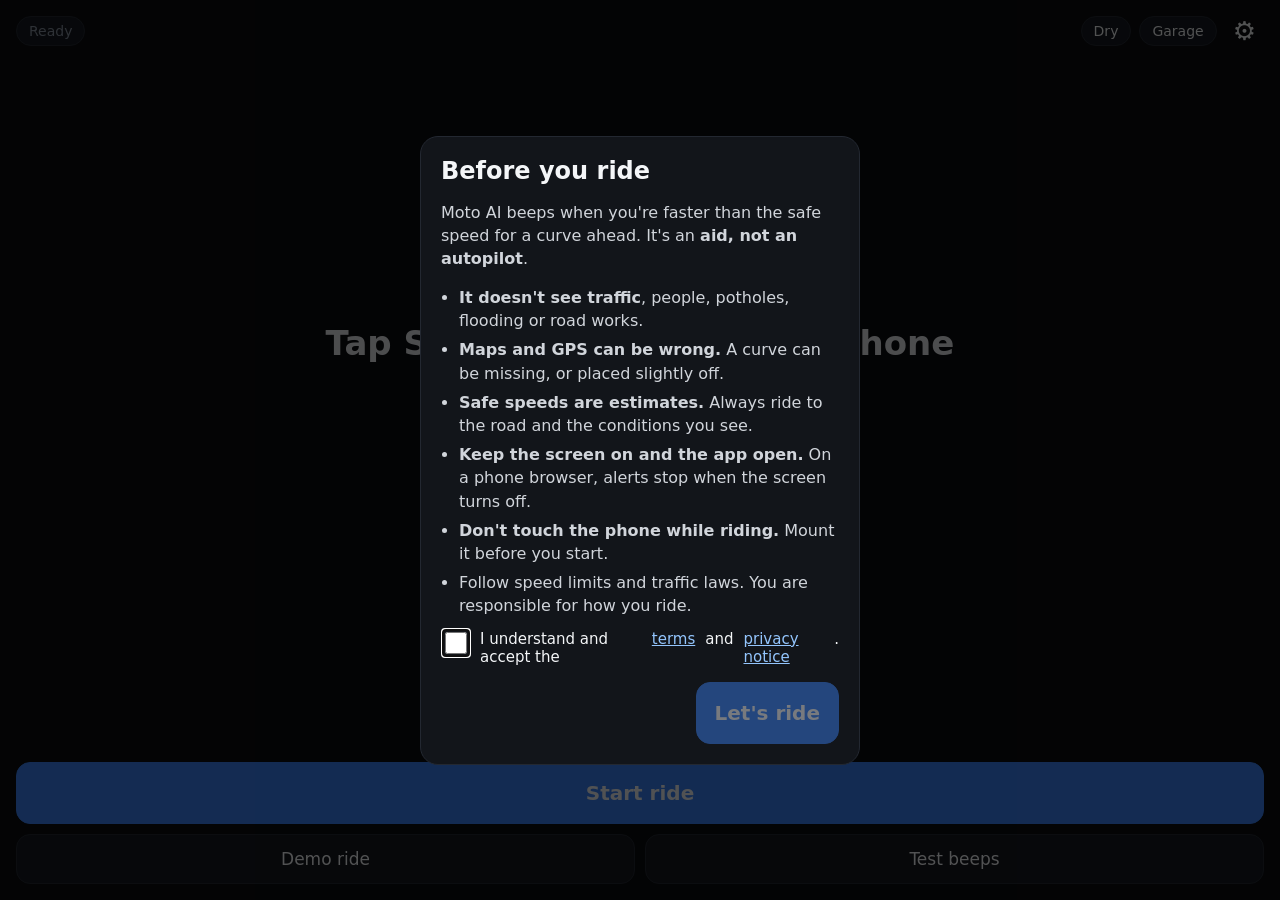
<file: web/index.html>
<!doctype html>
<html lang="en">
<head>
  <meta charset="utf-8">
  <meta name="viewport" content="width=device-width, initial-scale=1, viewport-fit=cover, user-scalable=no">
  <meta name="theme-color" content="#0b0d10">
  <title>Moto AI · Curve alert</title>
  <link rel="manifest" href="manifest.webmanifest">
  <link rel="icon" href="icons/icon-192.png">
  <link rel="apple-touch-icon" href="icons/icon-192.png">
  <link rel="stylesheet" href="css/app.css">
</head>
<body data-level="none">
  <header class="bar">
    <span id="status" class="chip">Ready</span>
    <button id="wetBtn" class="chip toggle" aria-pressed="false" title="Force wet-road speeds">Dry</button>
    <button id="garageBtn" class="chip">Garage</button>
    <button id="settingsBtn" class="icon" aria-label="Settings">⚙</button>
  </header>

  <main class="hud">
    <div class="instruction">
      <div id="instrLabel"></div>
      <div id="instrMain" class="word">Ready</div>
      <div id="instrSub">Tap Start, then mount the phone</div>
    </div>
    <div class="speed"><span id="speed">--</span><small>km/h now</small></div>
    <div class="next">
      <div><label>Safe in curve</label><b id="nextSafe">—</b></div>
      <div><label>Map distance</label><b id="nextDist">—</b></div>
    </div>
    <p class="react">Curve distance = what's left after 1.5 s reaction</p>
  </main>

  <footer class="actions">
    <button id="startBtn" class="primary">Start ride</button>
    <div class="row">
      <button id="demoBtn">Demo ride</button>
      <button id="testBtn">Test beeps</button>
    </div>
  </footer>

  <dialog id="settings">
    <form method="dialog">
      <h2>Settings</h2>
      <label>Alert sound
        <select id="soundMode">
          <option value="beeps">Beeps only (recommended)</option>
          <option value="both">Beeps + voice</option>
          <option value="voice">Voice only</option>
        </select>
      </label>
      <label>Voice language
        <select id="voiceLang">
          <option value="tl">Taglish</option>
          <option value="en">English</option>
        </select>
      </label>
      <label>Volume <input id="volume" type="range" min="0.2" max="1" step="0.1" value="1"></label>
      <label>Warning sensitivity
        <select id="sensitivity">
          <option value="cautious">Cautious (warns more, lower safe speeds)</option>
          <option value="normal">Normal</option>
          <option value="relaxed">Relaxed (fewer warnings)</option>
        </select>
      </label>
      <label>Destination (optional, "lat, lon")
        <input id="destination" inputmode="decimal" placeholder="14.5547, 121.0244">
      </label>
      <p class="hint">No destination: follows the road ahead of you (OpenStreetMap). Keep the screen on and the app open while riding.</p>
      <p class="hint"><a href="privacy.html">Privacy notice</a> · <a href="terms.html">Terms of use</a> · <button type="button" id="showSafety" class="linkbtn">Safety info</button></p>
      <menu><button value="close" class="primary">Done</button></menu>
    </form>
  </dialog>

  <dialog id="garage" class="sheet">
    <div class="sheethead"><h2>Garage</h2><button id="gClose" class="icon" aria-label="Close">✕</button></div>

    <section id="gNoBike">
      <p>Add your bike to get maintenance reminders, engine-sound checks, tyre checks and the assistant.</p>
      <form id="gRegForm" class="grid2">
        <label>Make <input id="bMake" placeholder="Honda" autocomplete="off"></label>
        <label>Model <input id="bModel" placeholder="Click 125" autocomplete="off"></label>
        <label>Year <input id="bYear" type="number" inputmode="numeric" min="1980" max="2030"></label>
        <label>Odometer (km) <input id="bOdo" type="number" inputmode="numeric" min="0"></label>
        <label class="span2">I ride for
          <select id="bUsage"><option value="commuter">Commuting</option><option value="gig">Delivery / ride-hailing</option><option value="diy">Leisure, I do my own maintenance</option></select>
        </label>
        <button class="primary span2">Add bike</button>
        <p id="gRegOut" class="out span2"></p>
      </form>
    </section>

    <section id="gHasBike" hidden>
      <div class="card"><b id="gBikeName"></b><small id="gOdo"></small></div>

      <h3>What's due</h3>
      <ul id="gDue" class="due"></ul>

      <h3>Log a service</h3>
      <form id="svcForm" class="grid2">
        <label class="span2">What <select id="svcItem"></select></label>
        <label>Odometer (km) <input id="svcOdo" type="number" inputmode="numeric" min="0" required></label>
        <label>Cost (₱) <input id="svcCost" type="number" inputmode="numeric" min="0"></label>
        <button class="span2">Save</button>
        <p id="svcOut" class="out span2"></p>
      </form>

      <h3>Engine sound check</h3>
      <p class="hint">Phone about 30 cm from the exhaust, same spot every time. 10 s: idle, then 3 short revs.</p>
      <label class="check"><input type="checkbox" id="sndBaseline"> My bike is running well (save as its normal sound; do this 3 times first)</label>
      <button id="sndBtn" type="button">Record 10 s</button>
      <p id="sndOut" class="out"></p>

      <h3>Tyre photo check</h3>
      <label class="filebtn">Take or choose a tyre photo<input id="tyreFile" type="file" accept="image/*" capture="environment"></label>
      <p id="tyreOut" class="out"></p>

      <h3>Ask about your bike</h3>
      <div id="askLog" class="chat"></div>
      <form id="askForm" class="askrow"><input id="askText" placeholder="Mga paps, ayaw mag start…" autocomplete="off"><button>Ask</button></form>
      <p id="askOut" class="out"></p>

      <h3>Your data</h3>
      <button id="delBtn" type="button" class="danger">Delete my bike data</button>
      <p id="delOut" class="out"></p>
    </section>
  </dialog>

  <dialog id="onboard">
    <form method="dialog" id="onboardForm">
      <h2>Before you ride</h2>
      <p>Moto AI beeps when you're faster than the safe speed for a curve ahead. It's an <b>aid, not an autopilot</b>.</p>
      <ul class="limits">
        <li><b>It doesn't see traffic</b>, people, potholes, flooding or road works.</li>
        <li><b>Maps and GPS can be wrong.</b> A curve can be missing, or placed slightly off.</li>
        <li><b>Safe speeds are estimates.</b> Always ride to the road and the conditions you see.</li>
        <li><b>Keep the screen on and the app open.</b> On a phone browser, alerts stop when the screen turns off.</li>
        <li><b>Don't touch the phone while riding.</b> Mount it before you start.</li>
        <li>Follow speed limits and traffic laws. You are responsible for how you ride.</li>
      </ul>
      <label class="check"><input type="checkbox" id="acceptBox"> I understand and accept the <a href="terms.html">terms</a> and <a href="privacy.html">privacy notice</a>.</label>
      <menu><button value="ok" id="acceptBtn" class="primary" disabled>Let's ride</button></menu>
    </form>
  </dialog>

  <script type="module" src="js/app.js"></script>
</body>
</html>
</file>
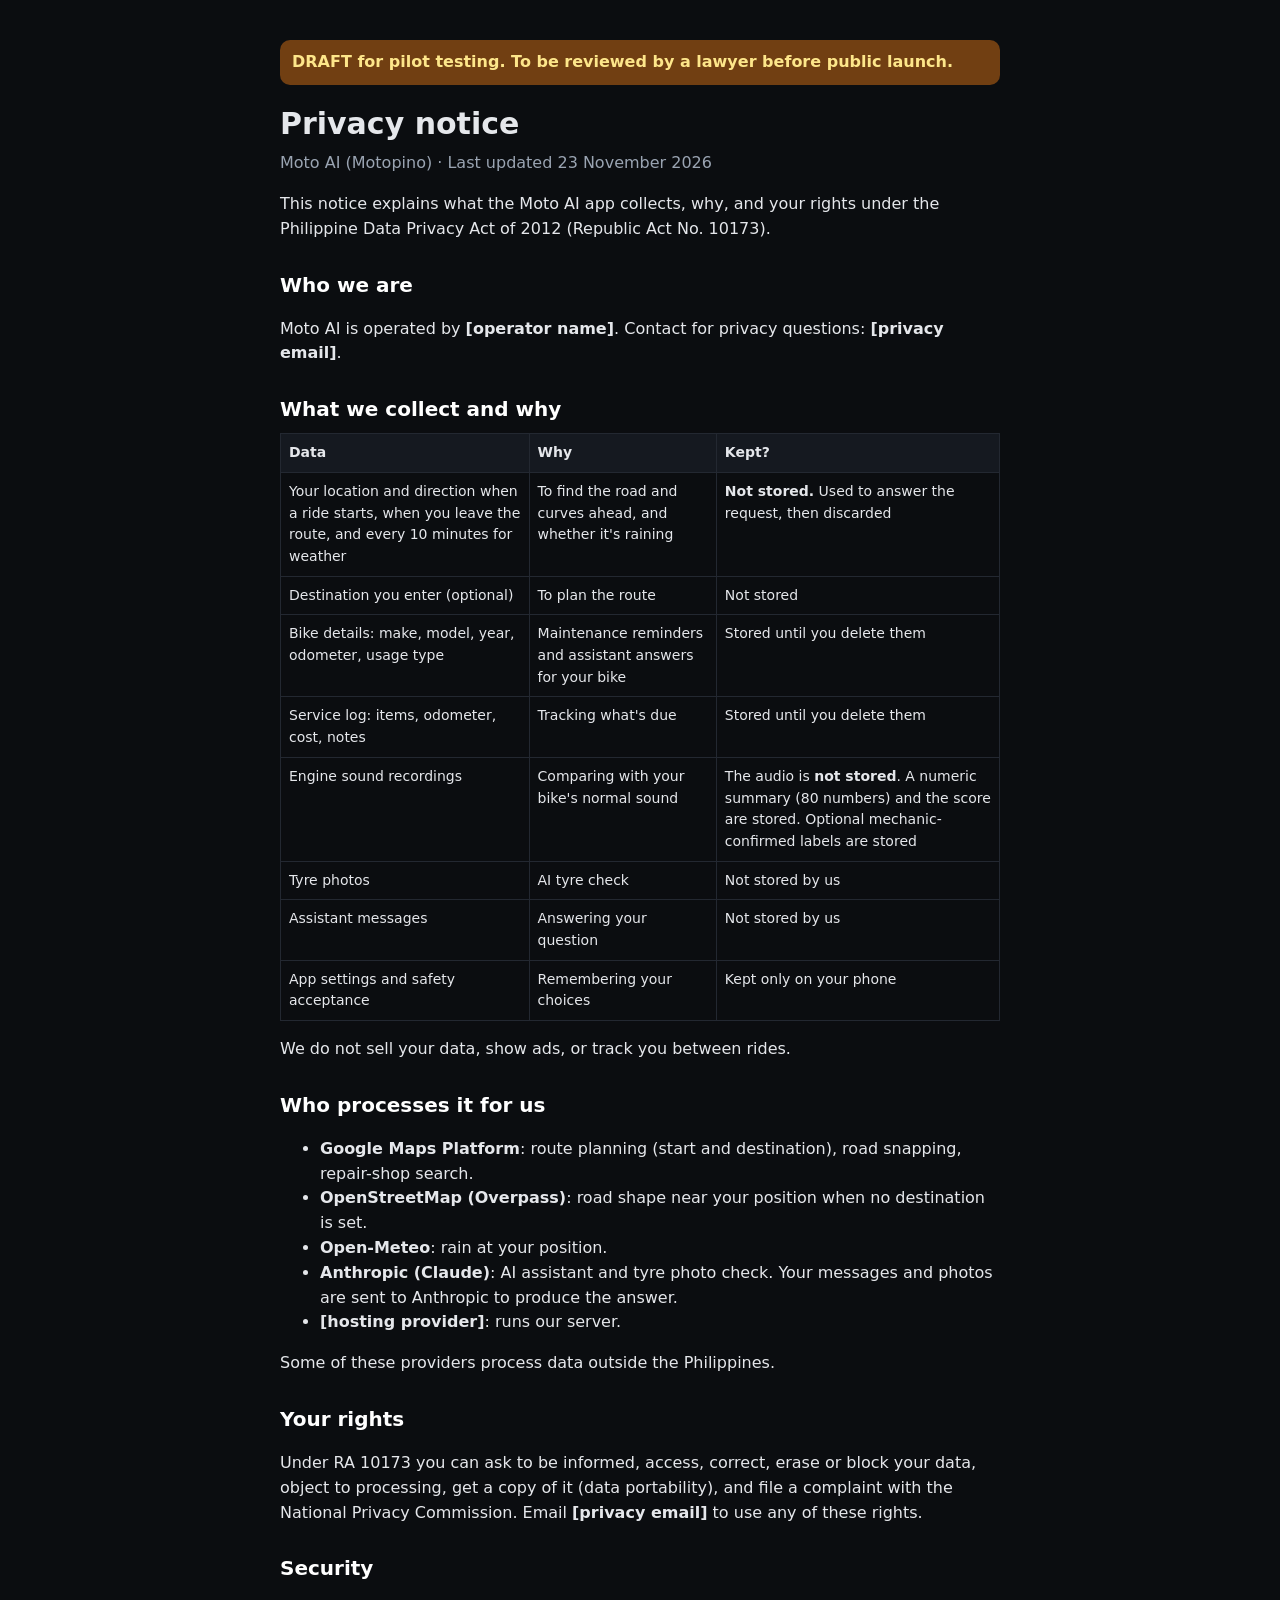
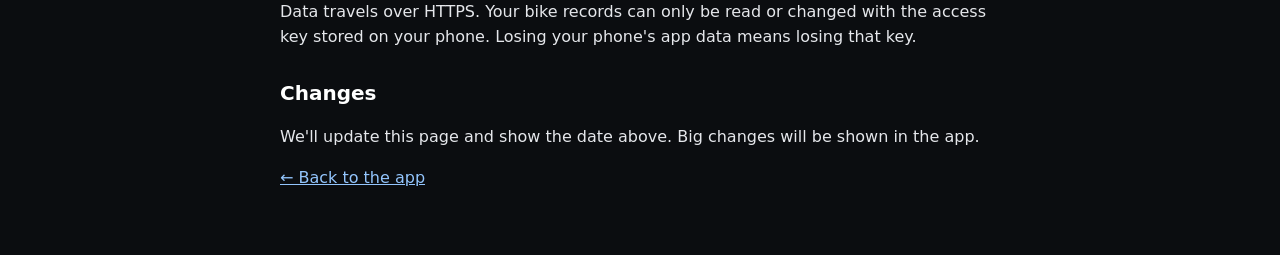
<file: web/privacy.html>
<!doctype html>
<html lang="en">
<head>
  <meta charset="utf-8">
  <meta name="viewport" content="width=device-width, initial-scale=1">
  <title>Privacy notice · Moto AI</title>
  <link rel="stylesheet" href="css/legal.css">
</head>
<body>
<main>
  <p class="draft">DRAFT for pilot testing. To be reviewed by a lawyer before public launch.</p>
  <h1>Privacy notice</h1>
  <p class="meta">Moto AI (Motopino) · Last updated 23 November 2026</p>

  <p>This notice explains what the Moto AI app collects, why, and your rights under the Philippine Data Privacy Act of 2012 (Republic Act No. 10173).</p>

  <h2>Who we are</h2>
  <p>Moto AI is operated by <b>[operator name]</b>. Contact for privacy questions: <b>[privacy email]</b>.</p>

  <h2>What we collect and why</h2>
  <table>
    <tr><th>Data</th><th>Why</th><th>Kept?</th></tr>
    <tr><td>Your location and direction when a ride starts, when you leave the route, and every 10 minutes for weather</td><td>To find the road and curves ahead, and whether it's raining</td><td><b>Not stored.</b> Used to answer the request, then discarded</td></tr>
    <tr><td>Destination you enter (optional)</td><td>To plan the route</td><td>Not stored</td></tr>
    <tr><td>Bike details: make, model, year, odometer, usage type</td><td>Maintenance reminders and assistant answers for your bike</td><td>Stored until you delete them</td></tr>
    <tr><td>Service log: items, odometer, cost, notes</td><td>Tracking what's due</td><td>Stored until you delete them</td></tr>
    <tr><td>Engine sound recordings</td><td>Comparing with your bike's normal sound</td><td>The audio is <b>not stored</b>. A numeric summary (80 numbers) and the score are stored. Optional mechanic-confirmed labels are stored</td></tr>
    <tr><td>Tyre photos</td><td>AI tyre check</td><td>Not stored by us</td></tr>
    <tr><td>Assistant messages</td><td>Answering your question</td><td>Not stored by us</td></tr>
    <tr><td>App settings and safety acceptance</td><td>Remembering your choices</td><td>Kept only on your phone</td></tr>
  </table>
  <p>We do not sell your data, show ads, or track you between rides.</p>

  <h2>Who processes it for us</h2>
  <ul>
    <li><b>Google Maps Platform</b>: route planning (start and destination), road snapping, repair-shop search.</li>
    <li><b>OpenStreetMap (Overpass)</b>: road shape near your position when no destination is set.</li>
    <li><b>Open-Meteo</b>: rain at your position.</li>
    <li><b>Anthropic (Claude)</b>: AI assistant and tyre photo check. Your messages and photos are sent to Anthropic to produce the answer.</li>
    <li><b>[hosting provider]</b>: runs our server.</li>
  </ul>
  <p>Some of these providers process data outside the Philippines.</p>

  <h2>Your rights</h2>
  <p>Under RA 10173 you can ask to be informed, access, correct, erase or block your data, object to processing, get a copy of it (data portability), and file a complaint with the National Privacy Commission. Email <b>[privacy email]</b> to use any of these rights.</p>

  <h2>Security</h2>
  <p>Data travels over HTTPS. Your bike records can only be read or changed with the access key stored on your phone. Losing your phone's app data means losing that key.</p>

  <h2>Changes</h2>
  <p>We'll update this page and show the date above. Big changes will be shown in the app.</p>

  <p><a href="./">← Back to the app</a></p>
</main>
</body>
</html>
</file>
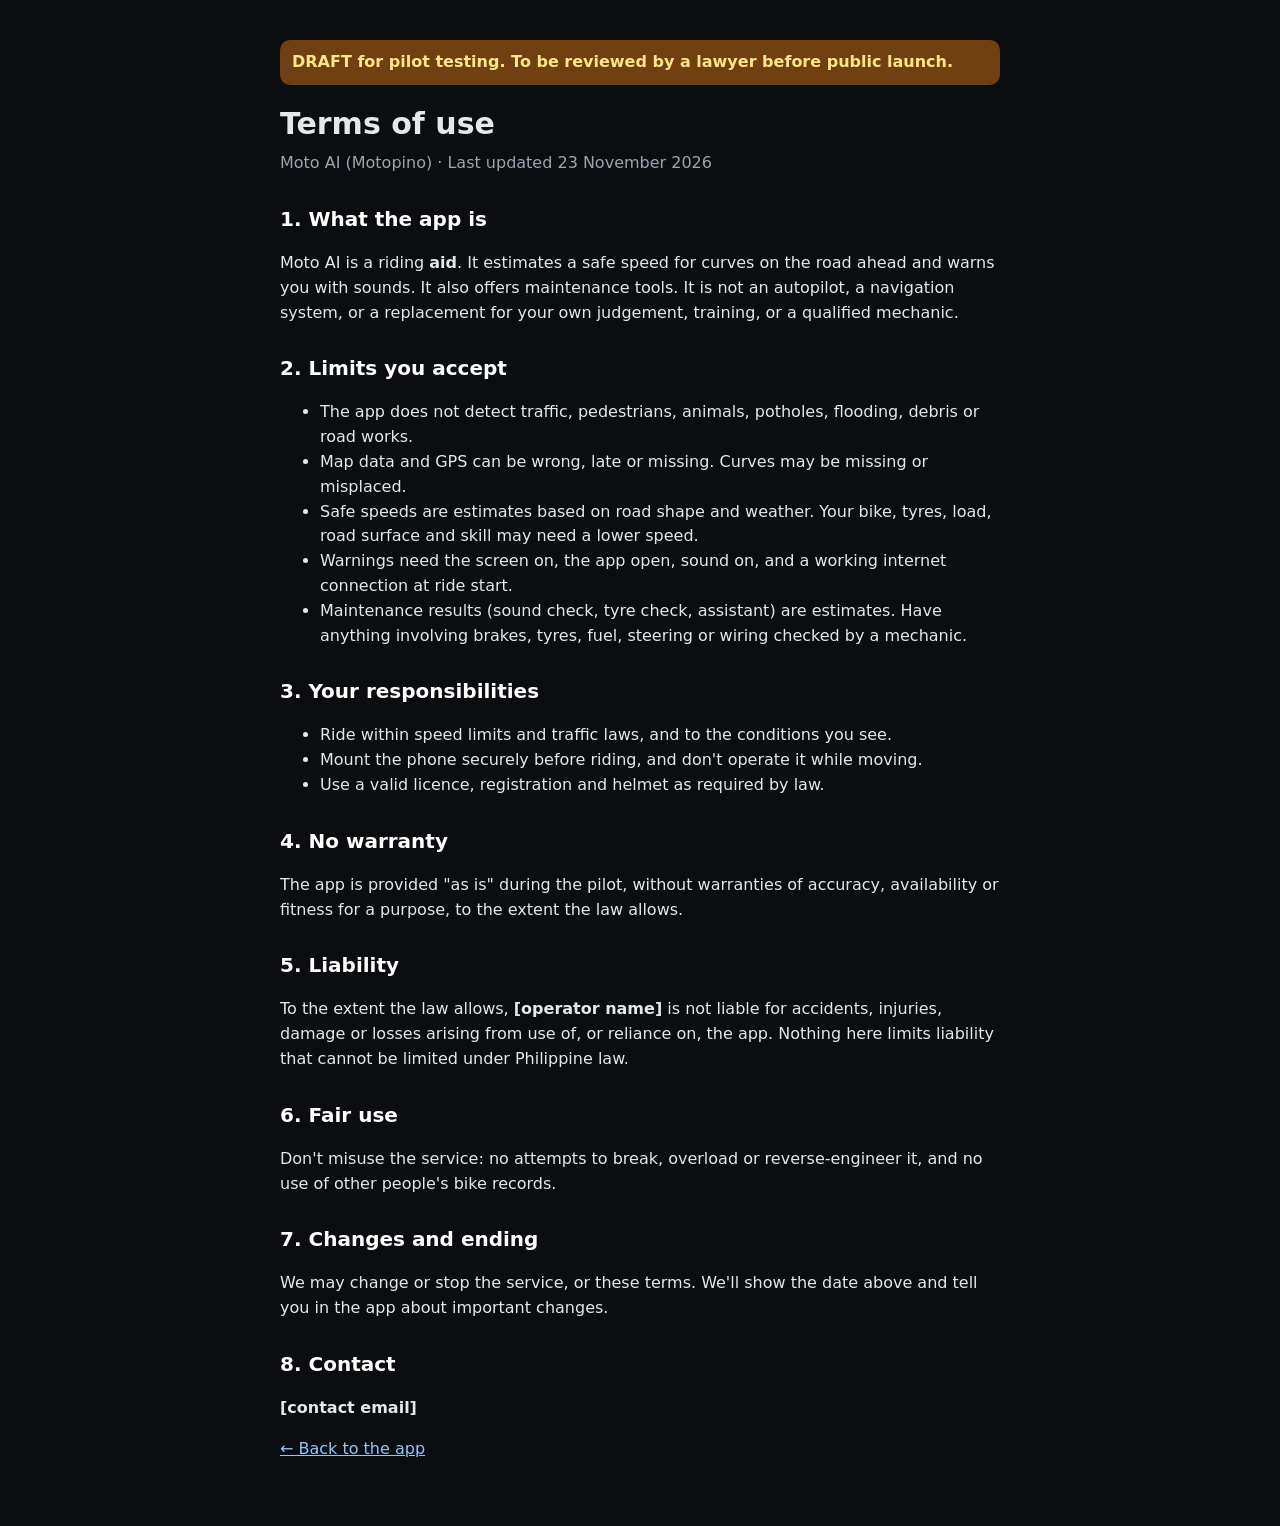
<file: web/terms.html>
<!doctype html>
<html lang="en">
<head>
  <meta charset="utf-8">
  <meta name="viewport" content="width=device-width, initial-scale=1">
  <title>Terms of use · Moto AI</title>
  <link rel="stylesheet" href="css/legal.css">
</head>
<body>
<main>
  <p class="draft">DRAFT for pilot testing. To be reviewed by a lawyer before public launch.</p>
  <h1>Terms of use</h1>
  <p class="meta">Moto AI (Motopino) · Last updated 23 November 2026</p>

  <h2>1. What the app is</h2>
  <p>Moto AI is a riding <b>aid</b>. It estimates a safe speed for curves on the road ahead and warns you with sounds. It also offers maintenance tools. It is not an autopilot, a navigation system, or a replacement for your own judgement, training, or a qualified mechanic.</p>

  <h2>2. Limits you accept</h2>
  <ul>
    <li>The app does not detect traffic, pedestrians, animals, potholes, flooding, debris or road works.</li>
    <li>Map data and GPS can be wrong, late or missing. Curves may be missing or misplaced.</li>
    <li>Safe speeds are estimates based on road shape and weather. Your bike, tyres, load, road surface and skill may need a lower speed.</li>
    <li>Warnings need the screen on, the app open, sound on, and a working internet connection at ride start.</li>
    <li>Maintenance results (sound check, tyre check, assistant) are estimates. Have anything involving brakes, tyres, fuel, steering or wiring checked by a mechanic.</li>
  </ul>

  <h2>3. Your responsibilities</h2>
  <ul>
    <li>Ride within speed limits and traffic laws, and to the conditions you see.</li>
    <li>Mount the phone securely before riding, and don't operate it while moving.</li>
    <li>Use a valid licence, registration and helmet as required by law.</li>
  </ul>

  <h2>4. No warranty</h2>
  <p>The app is provided "as is" during the pilot, without warranties of accuracy, availability or fitness for a purpose, to the extent the law allows.</p>

  <h2>5. Liability</h2>
  <p>To the extent the law allows, <b>[operator name]</b> is not liable for accidents, injuries, damage or losses arising from use of, or reliance on, the app. Nothing here limits liability that cannot be limited under Philippine law.</p>

  <h2>6. Fair use</h2>
  <p>Don't misuse the service: no attempts to break, overload or reverse-engineer it, and no use of other people's bike records.</p>

  <h2>7. Changes and ending</h2>
  <p>We may change or stop the service, or these terms. We'll show the date above and tell you in the app about important changes.</p>

  <h2>8. Contact</h2>
  <p><b>[contact email]</b></p>

  <p><a href="./">← Back to the app</a></p>
</main>
</body>
</html>
</file>
<file: web/css/app.css>
:root {
  --bg: #0b0d10; --fg: #f4f6f8; --muted: #8a94a3; --line: #232831;
  --ok: #22c55e; --caution: #f5a524; --urgent: #ef2b2b; --accent: #3b82f6;
  font-family: system-ui, -apple-system, "Segoe UI", Roboto, sans-serif;
}
* { box-sizing: border-box; }
html, body { margin: 0; height: 100%; background: var(--bg); color: var(--fg); }
body {
  display: grid; grid-template-rows: auto 1fr auto; min-height: 100dvh;
  padding: env(safe-area-inset-top) 16px env(safe-area-inset-bottom);
  transition: background-color .15s;
  -webkit-user-select: none; user-select: none;
}
body[data-level="caution"] { background: #3a2604; }
body[data-level="urgent"] { animation: flash .45s steps(2) infinite; }
body[data-level="hotspot"] { background: #1d2a4a; }
@keyframes flash { 0% { background: var(--urgent); } 100% { background: #4a0a0a; } }

.bar { display: flex; gap: 8px; align-items: center; padding: 12px 0; }
.chip { border: 1px solid var(--line); background: #151920; color: var(--fg); border-radius: 999px; padding: 6px 12px; font-size: 14px; }
.chip.toggle[aria-pressed="true"] { background: var(--accent); border-color: var(--accent); }
#status { margin-right: auto; color: var(--muted); }
#status.live { color: var(--ok); border-color: var(--ok); }
.icon { background: none; border: 0; color: var(--fg); font-size: 26px; padding: 4px 8px; }

.hud { display: flex; flex-direction: column; justify-content: center; align-items: center; gap: 18px; text-align: center; }
/* The instruction is the biggest thing on screen: read it in one glance */
.instruction { min-height: 15rem; display: grid; align-content: center; gap: 4px; }
#instrLabel { font-size: clamp(22px, 7vw, 36px); font-weight: 800; letter-spacing: 2px; text-transform: uppercase; min-height: 1.2em; }
#instrMain { font-size: clamp(88px, 30vw, 160px); font-weight: 900; line-height: .95; letter-spacing: -3px; font-variant-numeric: tabular-nums; white-space: nowrap; }
#instrMain.word { font-size: clamp(48px, 15vw, 88px); letter-spacing: -1px; }
#instrMain small { font-size: .45em; letter-spacing: 0; margin-left: 4px; }
#instrSub { font-size: clamp(22px, 6.5vw, 34px); font-weight: 700; color: #e5e7eb; }
body[data-level="none"] #instrMain { color: var(--ok); }

.speed { font-variant-numeric: tabular-nums; line-height: .9; opacity: .85; }
.speed span { font-size: clamp(56px, 20vw, 110px); font-weight: 800; letter-spacing: -2px; }
.speed small { display: block; color: var(--muted); font-size: 16px; margin-top: 4px; }
.react { margin: 0; color: var(--muted); font-size: 13px; }
.next { display: grid; grid-template-columns: 1fr 1fr; gap: 12px; width: 100%; max-width: 420px; }
.next div { background: #151920cc; border: 1px solid var(--line); border-radius: 14px; padding: 12px; }
.next label { display: block; color: var(--muted); font-size: 13px; }
.next b { font-size: 28px; font-variant-numeric: tabular-nums; }

.actions { display: grid; gap: 10px; padding: 12px 0 16px; }
.actions .row { display: grid; grid-template-columns: 1fr 1fr; gap: 10px; }
button { font: inherit; border-radius: 14px; border: 1px solid var(--line); background: #151920; color: var(--fg); padding: 14px; font-size: 17px; }
button.primary { background: var(--accent); border-color: var(--accent); font-weight: 700; font-size: 20px; padding: 18px; }
button.stop { background: #374151; border-color: #374151; }
button:active { transform: scale(.98); }

dialog { background: #12151a; color: var(--fg); border: 1px solid var(--line); border-radius: 18px; width: min(92vw, 440px); padding: 20px; }
dialog::backdrop { background: #000a; }
dialog h2 { margin: 0 0 12px; }
dialog label { display: grid; gap: 6px; margin: 12px 0; color: var(--muted); font-size: 14px; }
dialog select, dialog input { font: inherit; font-size: 17px; padding: 10px; border-radius: 10px; border: 1px solid var(--line); background: var(--bg); color: var(--fg); }
dialog menu { padding: 0; margin: 16px 0 0; display: flex; justify-content: flex-end; }
.hint { color: var(--muted); font-size: 13px; }

dialog p { line-height: 1.45; color: #d1d5db; }
dialog a, .linkbtn { color: #93c5fd; }
.linkbtn { background: none; border: 0; padding: 0; font: inherit; font-size: 13px; text-decoration: underline; }
.limits { padding-left: 18px; margin: 8px 0; color: #d1d5db; line-height: 1.45; }
.limits li { margin: 6px 0; }
.check { display: flex !important; grid-template-columns: none; gap: 10px; align-items: flex-start; color: var(--fg) !important; font-size: 15px !important; }
.check input { width: 22px; height: 22px; margin-top: 2px; flex: none; }
button:disabled { opacity: .45; }

/* Garage sheet */
dialog.sheet { width: 100vw; max-width: 560px; height: 100dvh; max-height: none; margin: 0 auto; border-radius: 0; padding: 0 18px 40px; overflow-y: auto; }
.sheethead { position: sticky; top: 0; background: #12151a; display: flex; justify-content: space-between; align-items: center; padding: 14px 0 8px; z-index: 1; }
.sheethead h2 { margin: 0; }
dialog h3 { margin: 22px 0 8px; font-size: 17px; }
.grid2 { display: grid; grid-template-columns: 1fr 1fr; gap: 0 12px; }
.grid2 label { margin: 6px 0; }
.span2 { grid-column: 1 / -1; }
.card { background: #151920; border: 1px solid var(--line); border-radius: 14px; padding: 14px; display: grid; gap: 4px; }
.card b { font-size: 20px; } .card small { color: var(--muted); }
.due { list-style: none; padding: 0; margin: 0; display: grid; gap: 6px; }
.due li { display: flex; justify-content: space-between; background: #151920; border-radius: 10px; padding: 10px 12px; border-left: 4px solid var(--ok); }
.due li.due_soon { border-left-color: var(--caution); } .due li.overdue { border-left-color: var(--urgent); }
.due li.note { background: none; border: 0; color: var(--muted); font-size: 12px; padding: 2px 0; }
.out { white-space: pre-line; min-height: 1em; margin: 8px 0 0; font-size: 15px; }
.out.ok { color: #86efac; } .out.bad { color: #fca5a5; }
.filebtn { display: block !important; text-align: center; background: #151920; border: 1px solid var(--line); border-radius: 14px; padding: 14px; color: var(--fg) !important; font-size: 17px !important; }
.filebtn input { display: none; }
.chat { max-height: 260px; overflow-y: auto; display: grid; gap: 8px; margin-bottom: 8px; }
.chat p { margin: 0; padding: 10px 12px; border-radius: 12px; white-space: pre-line; }
.chat .user { background: var(--accent); justify-self: end; max-width: 85%; }
.chat .assistant { background: #151920; border: 1px solid var(--line); max-width: 95%; }
.askrow { display: grid; grid-template-columns: 1fr auto; gap: 8px; }
.askrow input { font: inherit; font-size: 17px; padding: 12px; border-radius: 12px; border: 1px solid var(--line); background: var(--bg); color: var(--fg); }
button.danger { background: #450a0a; border-color: #7f1d1d; color: #fecaca; width: 100%; }
dialog section > button { width: 100%; }
.grid2 > * { min-width: 0; }
.grid2 input, .grid2 select { width: 100%; box-sizing: border-box; }
.due li.unknown { border-left-color: var(--muted); }
.due li small { display: block; color: var(--muted); font-size: 11px; }
</file>
<file: web/css/legal.css>
:root { font-family: system-ui, -apple-system, "Segoe UI", Roboto, sans-serif; color: #e5e7eb; background: #0b0d10; }
body { margin: 0; }
main { max-width: 720px; margin: 0 auto; padding: 24px 18px 48px; line-height: 1.55; }
h1 { font-size: 30px; margin: 8px 0 4px; }
h2 { font-size: 20px; margin: 28px 0 8px; color: #fff; }
.meta { color: #9aa4b2; margin-top: 0; }
.draft { background: #713f12; color: #fde68a; padding: 10px 12px; border-radius: 10px; font-weight: 700; }
a { color: #93c5fd; }
table { width: 100%; border-collapse: collapse; font-size: 14px; }
th, td { border: 1px solid #232831; padding: 8px; text-align: left; vertical-align: top; }
th { background: #151920; }
</file>
